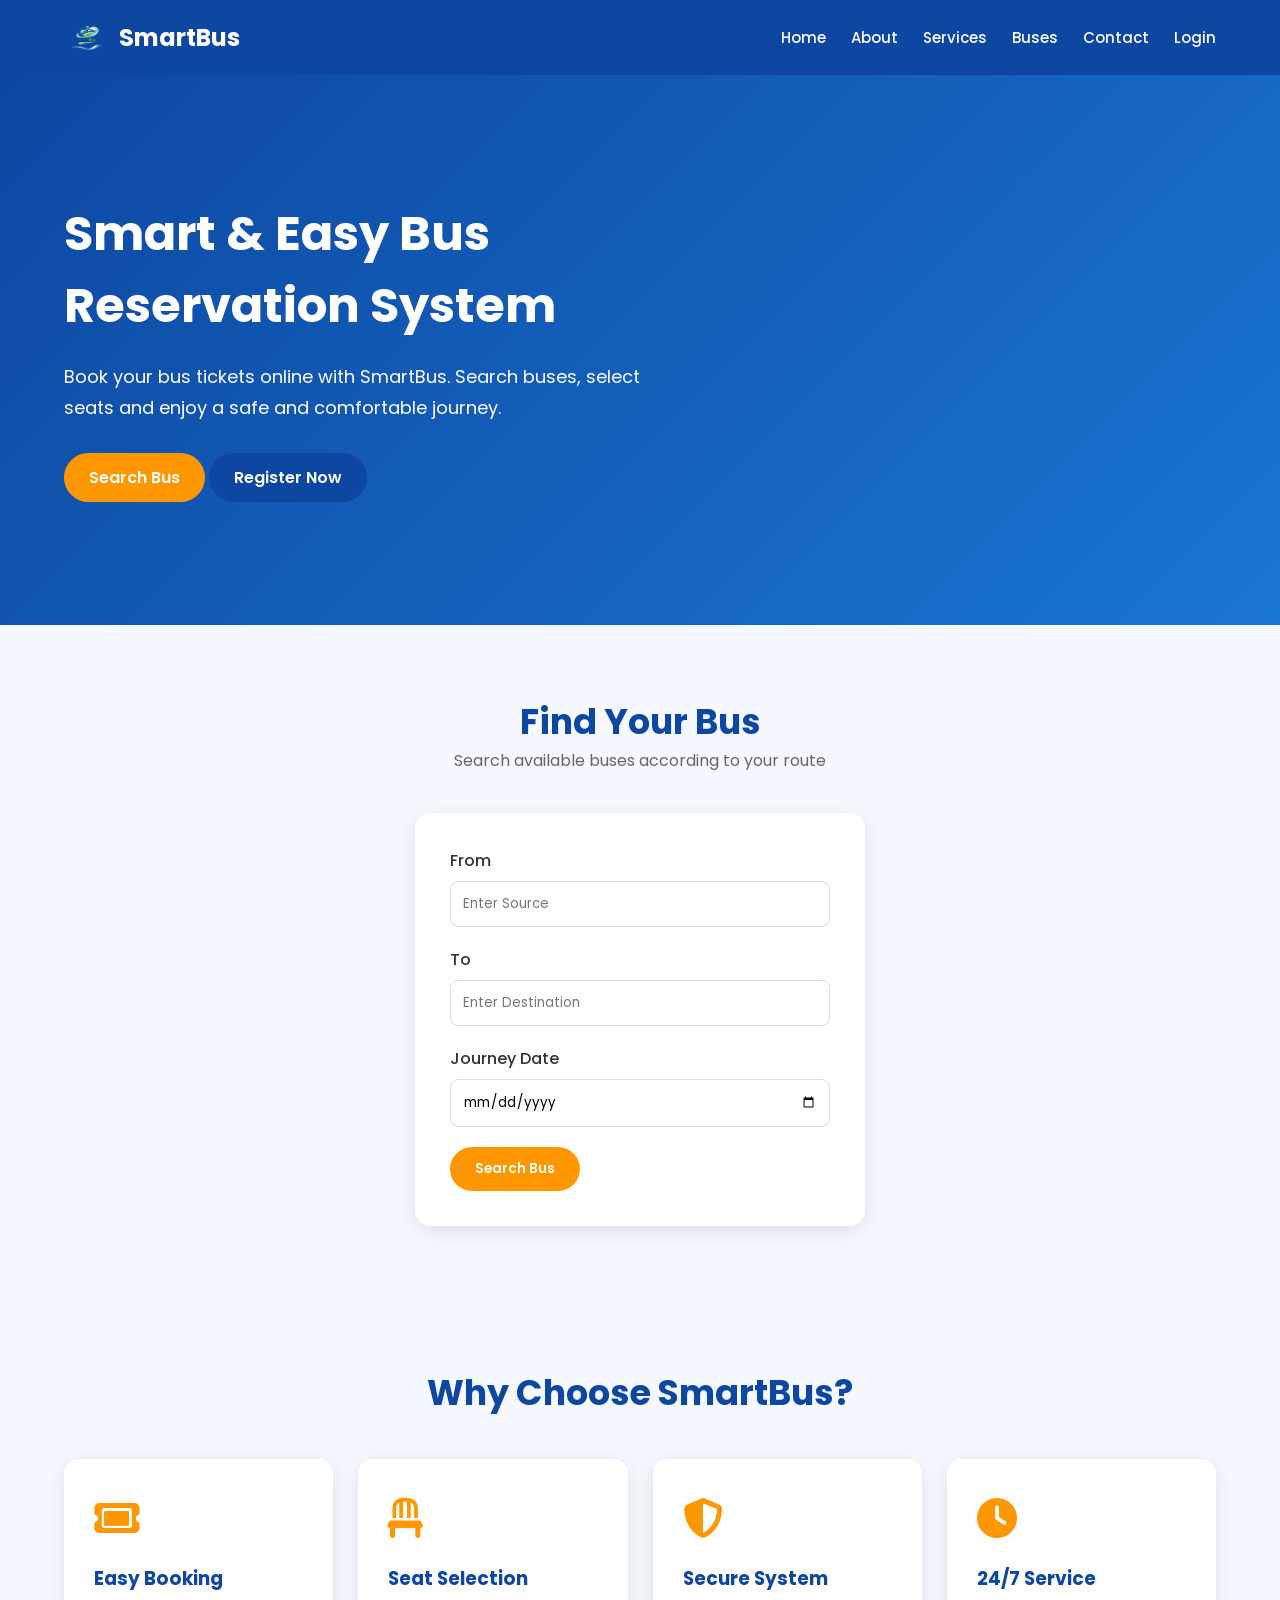
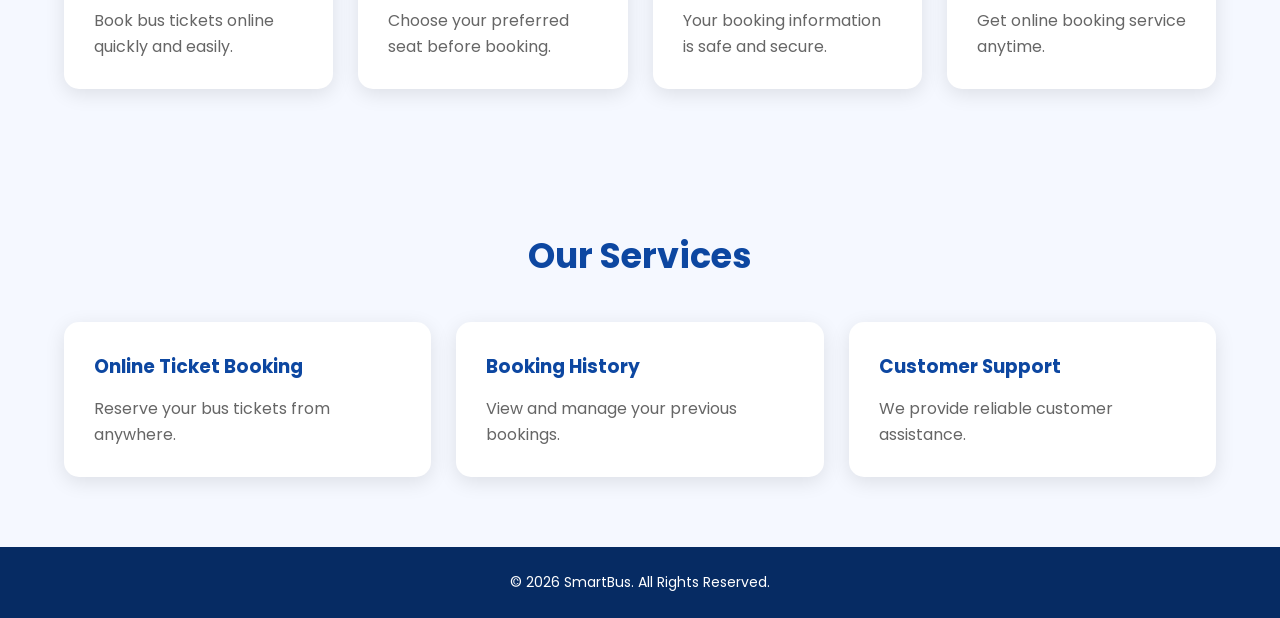
<file: index.html>
<!DOCTYPE html>
<html lang="en">

<head>

    <meta charset="UTF-8">
    <meta name="viewport" content="width=device-width, initial-scale=1.0">

    <title>SmartBus | Bus Reservation System</title>


    <!-- CSS Files -->
    <link rel="stylesheet" href="css/style.css">
    <link rel="stylesheet" href="css/responsive.css">


    <!-- Font Awesome Icons -->
    <link rel="stylesheet" 
    href="https://cdnjs.cloudflare.com/ajax/libs/font-awesome/6.5.1/css/all.min.css">


</head>


<body>


<!-- =========================
     Navbar
========================= -->

<header class="navbar">

<div class="nav-container">


    <a href="index.html" class="logo">

        <img src="images/logo.png" alt="SmartBus Logo">

        SmartBus

    </a>



    <nav>

        <ul class="nav-menu">

            <li>
                <a href="index.html">Home</a>
            </li>


            <li>
                <a href="about.html">About</a>
            </li>


            <li>
                <a href="services.html">Services</a>
            </li>


            <li>
                <a href="buses.html">Buses</a>
            </li>


            <li>
                <a href="contact.html">Contact</a>
            </li>


            <li>
                <a href="login.html">Login</a>
            </li>


        </ul>

    </nav>


</div>

</header>




<!-- =========================
     Hero Section
========================= -->


<section class="hero">


<div class="container">


<div class="hero-content fade">


<h1>
    Smart & Easy Bus Reservation System
</h1>


<p>
    Book your bus tickets online with SmartBus.
    Search buses, select seats and enjoy a safe
    and comfortable journey.
</p>


<a href="buses.html" class="btn">

    Search Bus

</a>


<a href="register.html" class="btn btn-primary">

    Register Now

</a>


</div>


</div>


</section>





<!-- =========================
     Search Section
========================= -->


<section class="section">


<div class="container">


<div class="section-title">


<h2>
    Find Your Bus
</h2>


<p>
    Search available buses according to your route
</p>


</div>




<div class="form-box">


<div class="form-group">

<label>
From
</label>

<input type="text" placeholder="Enter Source">


</div>



<div class="form-group">

<label>
To
</label>

<input type="text" placeholder="Enter Destination">


</div>



<div class="form-group">

<label>
Journey Date
</label>

<input type="date">


</div>


<button class="btn">

Search Bus

</button>


</div>


</div>


</section>







<!-- =========================
     Features Section
========================= -->


<section class="section">


<div class="container">


<div class="section-title">

<h2>
Why Choose SmartBus?
</h2>

</div>



<div class="card-container">



<div class="card">

<div class="service-icon">

<i class="fa-solid fa-ticket"></i>

</div>


<h3>
Easy Booking
</h3>


<p>
Book bus tickets online quickly and easily.
</p>


</div>





<div class="card">


<div class="service-icon">

<i class="fa-solid fa-chair"></i>

</div>


<h3>
Seat Selection
</h3>


<p>
Choose your preferred seat before booking.
</p>


</div>





<div class="card">


<div class="service-icon">

<i class="fa-solid fa-shield-halved"></i>

</div>


<h3>
Secure System
</h3>


<p>
Your booking information is safe and secure.
</p>


</div>




<div class="card">


<div class="service-icon">

<i class="fa-solid fa-clock"></i>

</div>


<h3>
24/7 Service
</h3>


<p>
Get online booking service anytime.
</p>


</div>



</div>


</div>


</section>







<!-- =========================
     Services Preview
========================= -->


<section class="section">


<div class="container">


<div class="section-title">

<h2>
Our Services
</h2>

</div>



<div class="card-container">



<div class="card">

<h3>
Online Ticket Booking
</h3>

<p>
Reserve your bus tickets from anywhere.
</p>

</div>




<div class="card">

<h3>
Booking History
</h3>

<p>
View and manage your previous bookings.
</p>

</div>




<div class="card">

<h3>
Customer Support
</h3>

<p>
We provide reliable customer assistance.
</p>

</div>



</div>


</div>


</section>







<!-- =========================
     Developer Section
========================= -->






<!-- =========================
     Footer
========================= -->


<footer class="footer">


<p>
© 2026 SmartBus. All Rights Reserved.
</p>


</footer>





<!-- JavaScript -->

<script type="module" src="js/app.js"></script>
    <script>
(function(){if(!window.chatbase||window.chatbase("getState")!=="initialized"){window.chatbase=(...arguments)=>{if(!window.chatbase.q){window.chatbase.q=[]}window.chatbase.q.push(arguments)};window.chatbase=new Proxy(window.chatbase,{get(target,prop){if(prop==="q"){return target.q}return(...args)=>target(prop,...args)}})}const onLoad=function(){const script=document.createElement("script");script.src="https://www.chatbase.co/embed.min.js";script.id="3YNWq4HR3rpqzeJvK7N2V";script.domain="www.chatbase.co";document.body.appendChild(script)};if(document.readyState==="complete"){onLoad()}else{window.addEventListener("load",onLoad)}})();
</script>


</body>

</html>
</file>
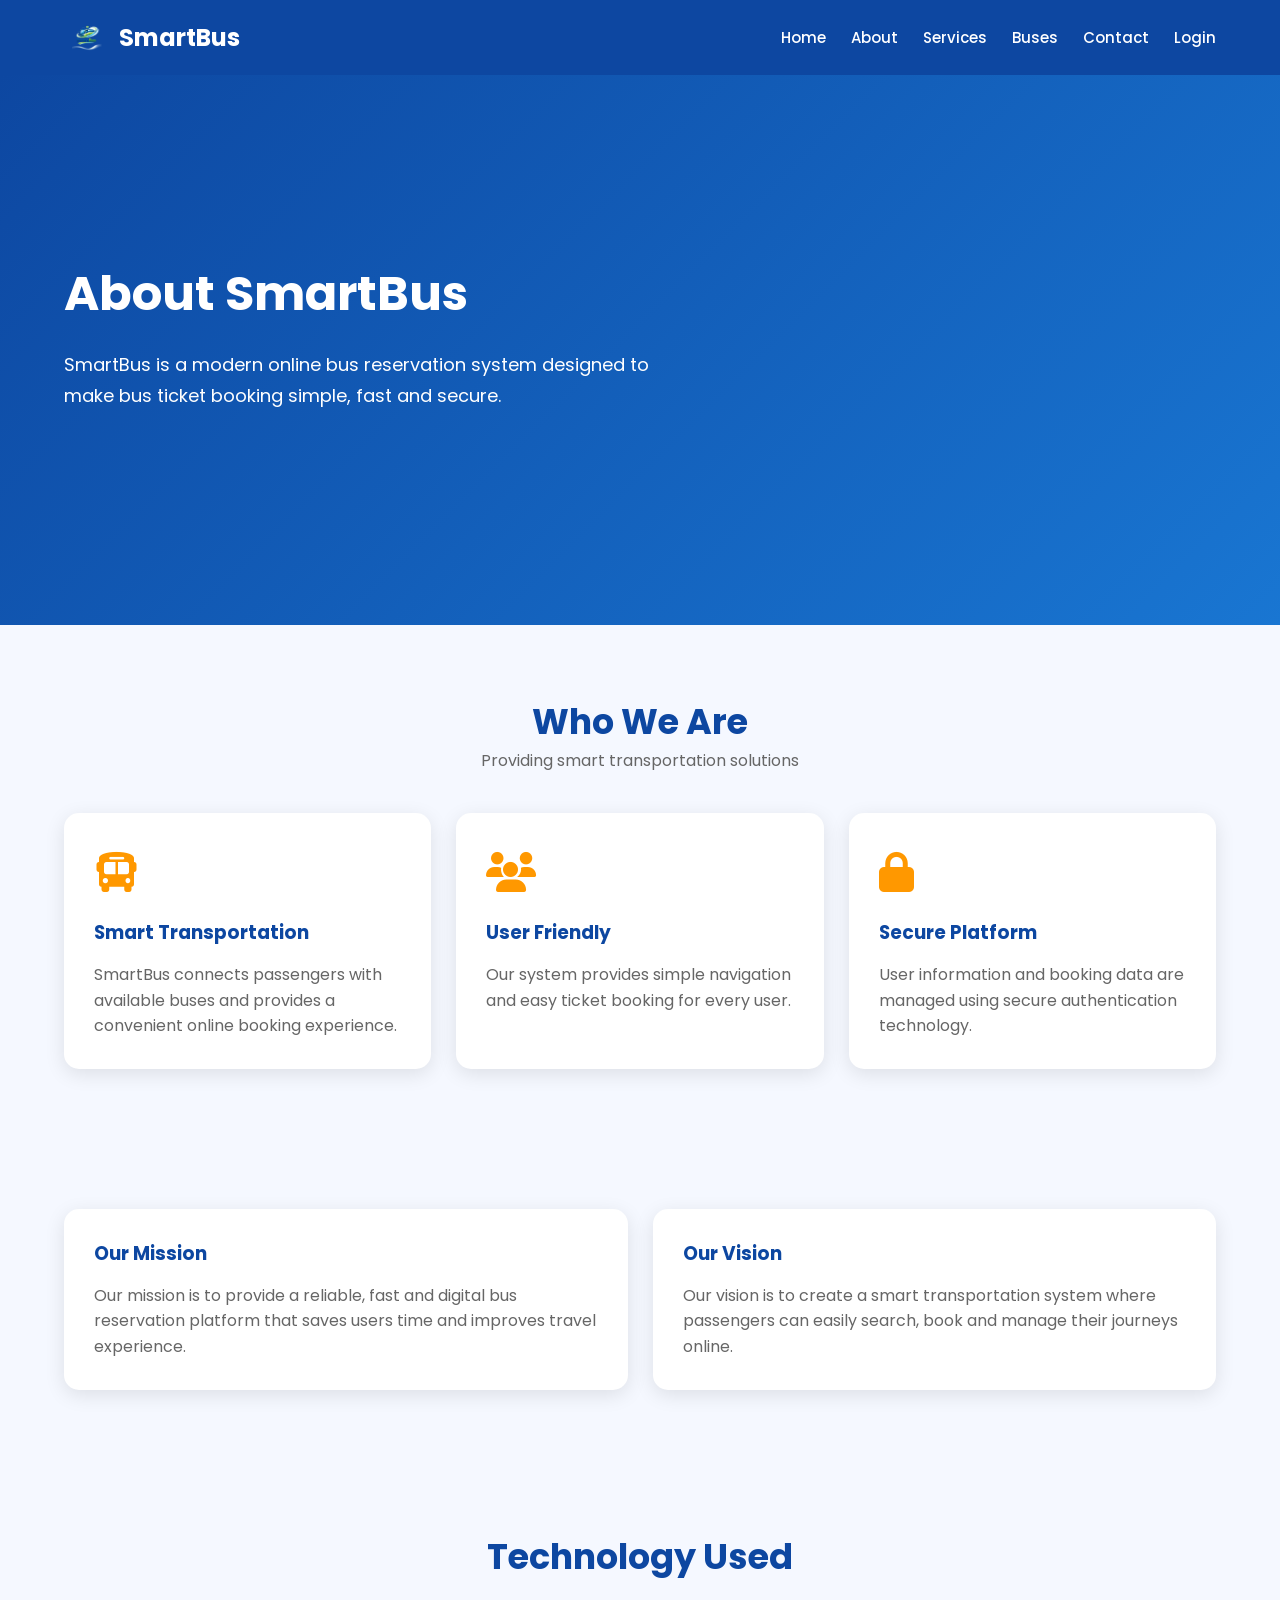
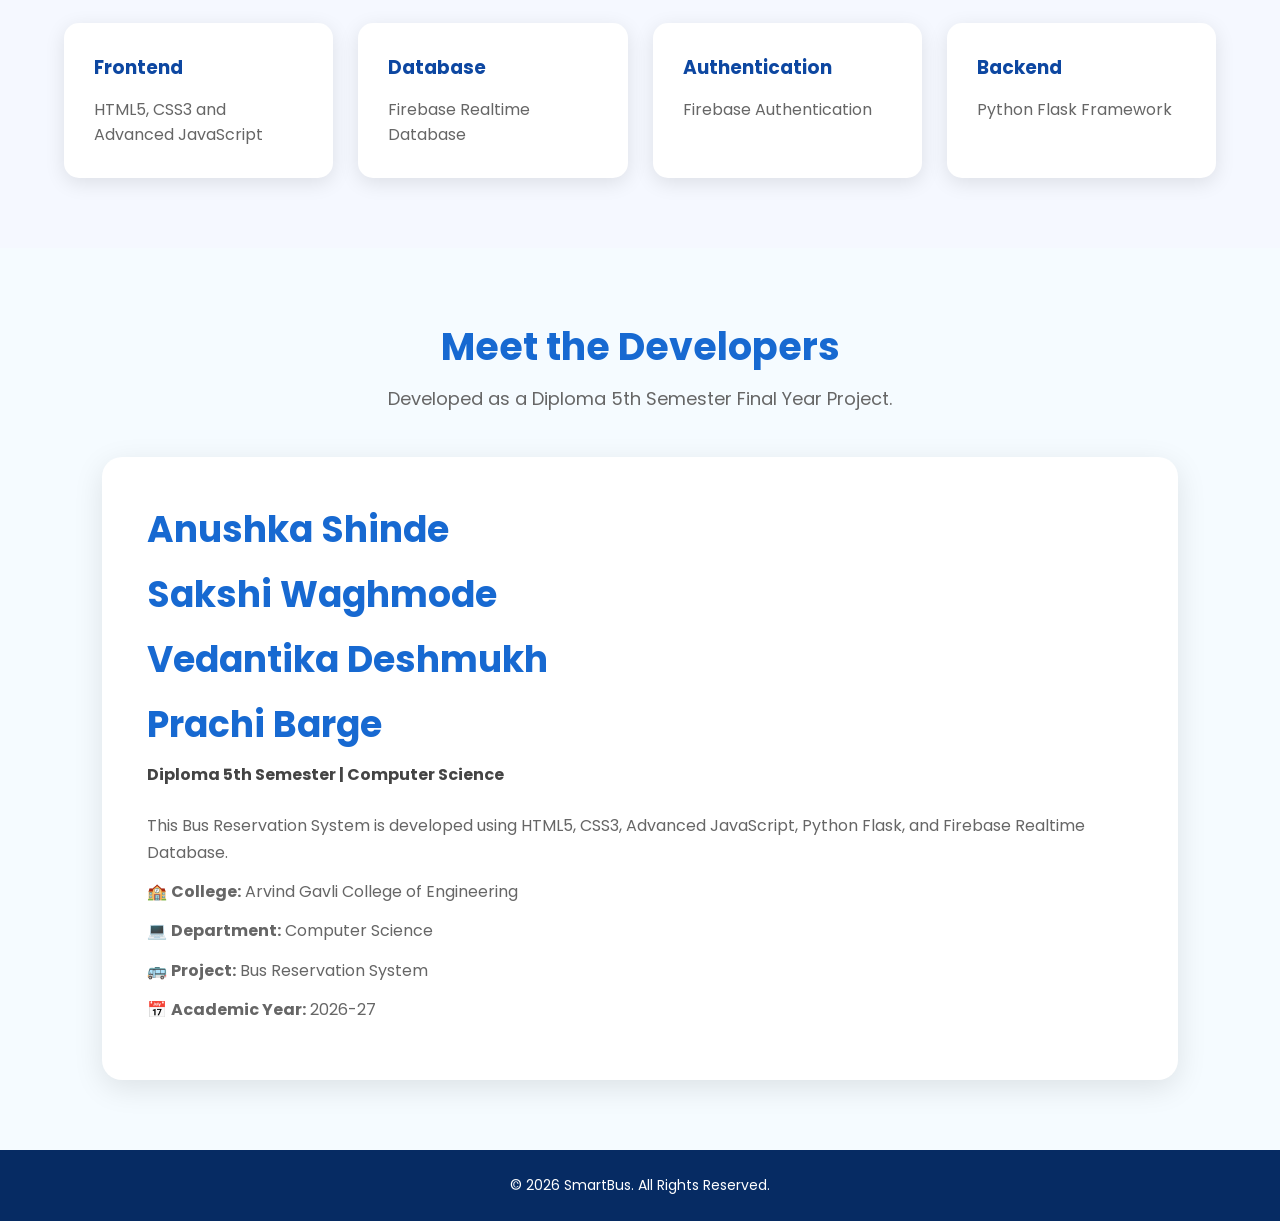
<file: about.html>
<!DOCTYPE html>
<html lang="en">

<head>

<meta charset="UTF-8">
<meta name="viewport" content="width=device-width, initial-scale=1.0">

<title>About Us | SmartBus</title>


<!-- CSS -->
<link rel="stylesheet" href="css/style.css">
<link rel="stylesheet" href="css/responsive.css">


<!-- Icons -->
<link rel="stylesheet"
href="https://cdnjs.cloudflare.com/ajax/libs/font-awesome/6.5.1/css/all.min.css">


</head>


<body>


<!-- =========================
     Navbar
========================= -->

<header class="navbar">

<div class="nav-container">


<a href="index.html" class="logo">

<img src="images/logo.png" alt="SmartBus Logo">

SmartBus

</a>



<nav>

<ul class="nav-menu">


<li>
<a href="index.html">Home</a>
</li>


<li>
<a href="about.html">About</a>
</li>


<li>
<a href="services.html">Services</a>
</li>


<li>
<a href="buses.html">Buses</a>
</li>


<li>
<a href="contact.html">Contact</a>
</li>


<li>
<a href="login.html">Login</a>
</li>


</ul>

</nav>


</div>

</header>





<!-- =========================
     About Hero
========================= -->


<section class="hero">


<div class="container">


<div class="hero-content">


<h1>
About SmartBus
</h1>


<p>
SmartBus is a modern online bus reservation system
designed to make bus ticket booking simple, fast and secure.
</p>


</div>


</div>


</section>







<!-- =========================
     About Section
========================= -->


<section class="section">


<div class="container">


<div class="section-title">


<h2>
Who We Are
</h2>


<p>
Providing smart transportation solutions
</p>


</div>




<div class="card-container">



<div class="card">


<div class="service-icon">

<i class="fa-solid fa-bus"></i>

</div>


<h3>
Smart Transportation
</h3>


<p>
SmartBus connects passengers with available buses
and provides a convenient online booking experience.
</p>


</div>





<div class="card">


<div class="service-icon">

<i class="fa-solid fa-users"></i>

</div>


<h3>
User Friendly
</h3>


<p>
Our system provides simple navigation and easy
ticket booking for every user.
</p>


</div>





<div class="card">


<div class="service-icon">

<i class="fa-solid fa-lock"></i>

</div>


<h3>
Secure Platform
</h3>


<p>
User information and booking data are managed
using secure authentication technology.
</p>


</div>



</div>


</div>


</section>








<!-- =========================
     Mission & Vision
========================= -->


<section class="section">


<div class="container">


<div class="card-container">



<div class="card">


<h3>
Our Mission
</h3>


<p>
Our mission is to provide a reliable,
fast and digital bus reservation platform
that saves users time and improves travel experience.
</p>


</div>





<div class="card">


<h3>
Our Vision
</h3>


<p>
Our vision is to create a smart transportation
system where passengers can easily search,
book and manage their journeys online.
</p>


</div>



</div>


</div>


</section>








<!-- =========================
     Technology Section
========================= -->


<section class="section">


<div class="container">


<div class="section-title">

<h2>
Technology Used
</h2>

</div>



<div class="card-container">



<div class="card">

<h3>
Frontend
</h3>

<p>
HTML5, CSS3 and Advanced JavaScript
</p>

</div>




<div class="card">

<h3>
Database
</h3>

<p>
Firebase Realtime Database
</p>

</div>




<div class="card">

<h3>
Authentication
</h3>

<p>
Firebase Authentication
</p>

</div>




<div class="card">

<h3>
Backend
</h3>

<p>
Python Flask Framework
</p>

</div>



</div>


</div>


</section>







<!-- =========================
     Developer Details
========================= -->


<section class="developer-section">

    <h2>Meet the Developers</h2>

    <p class="developer-subtitle">
        Developed as a Diploma 5th Semester Final Year Project.
    </p>

    <div class="developer-card">

        

        <div class="developer-info">

            <h3>Anushka Shinde</h3>
          <h3>Sakshi Waghmode</h3>
             <h3>Vedantika Deshmukh</h3>
             <h3>Prachi Barge</h3>

            <h4>Diploma 5th Semester | Computer Science</h4>

            <p>
                This Bus Reservation System is developed using HTML5, CSS3,
                Advanced JavaScript, Python Flask, and Firebase Realtime Database.
            </p>

            <p>🏫 <b>College:</b> Arvind Gavli College of Engineering</p>
            <p>💻 <b>Department:</b> Computer Science</p>
            <p>🚌 <b>Project:</b> Bus Reservation System</p>
            <p>📅 <b>Academic Year:</b> 2026-27</p>

        </div>

    </div>

</section>








<!-- =========================
     Footer
========================= -->


<footer class="footer">


<p>
© 2026 SmartBus. All Rights Reserved.
</p>


</footer>
     <script>
(function(){if(!window.chatbase||window.chatbase("getState")!=="initialized"){window.chatbase=(...arguments)=>{if(!window.chatbase.q){window.chatbase.q=[]}window.chatbase.q.push(arguments)};window.chatbase=new Proxy(window.chatbase,{get(target,prop){if(prop==="q"){return target.q}return(...args)=>target(prop,...args)}})}const onLoad=function(){const script=document.createElement("script");script.src="https://www.chatbase.co/embed.min.js";script.id="3YNWq4HR3rpqzeJvK7N2V";script.domain="www.chatbase.co";document.body.appendChild(script)};if(document.readyState==="complete"){onLoad()}else{window.addEventListener("load",onLoad)}})();
</script>



</body>

</html>
</file>
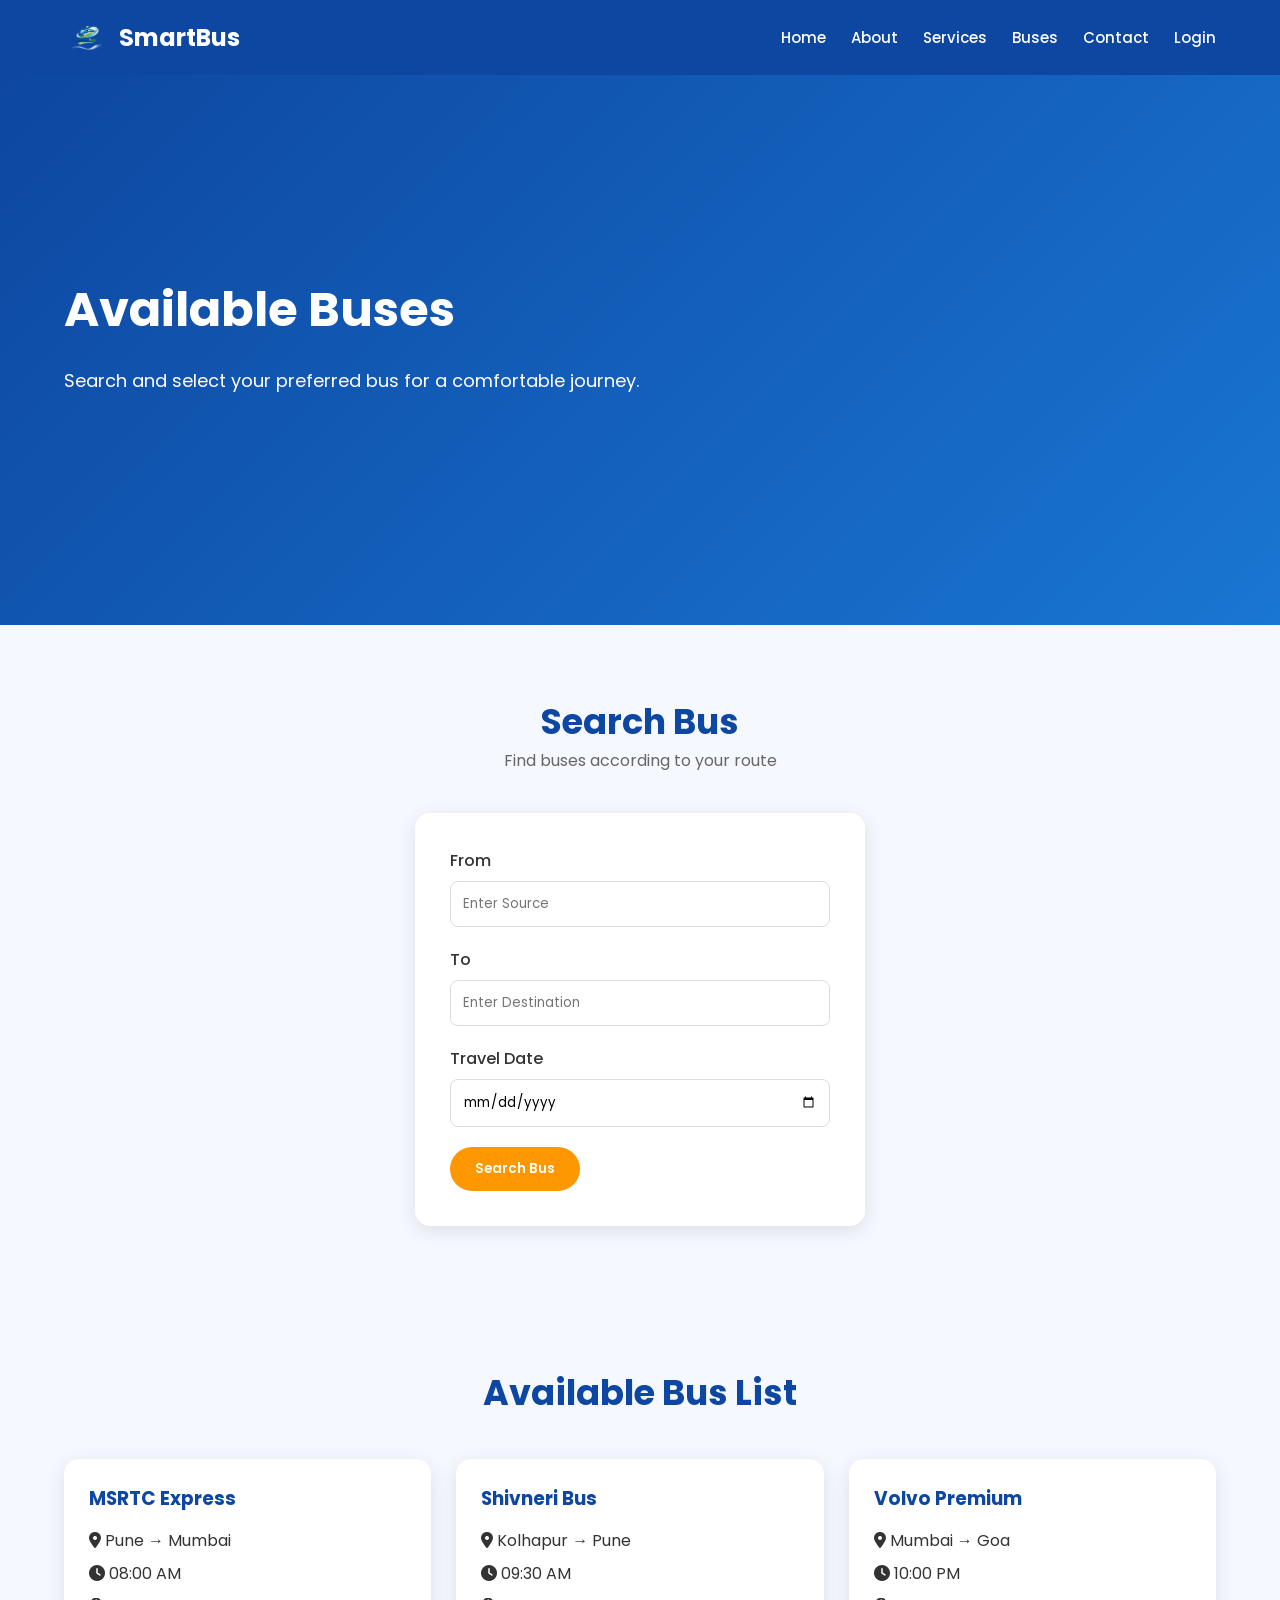
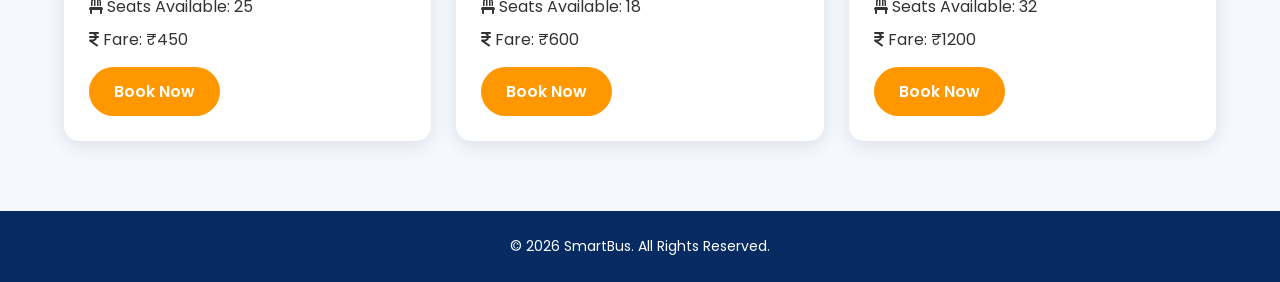
<file: buses.html>
<!DOCTYPE html>
<html lang="en">

<head>

<meta charset="UTF-8">
<meta name="viewport" content="width=device-width, initial-scale=1.0">

<title>Available Buses | SmartBus</title>


<!-- CSS -->
<link rel="stylesheet" href="css/style.css">
<link rel="stylesheet" href="css/responsive.css">


<!-- Font Awesome -->
<link rel="stylesheet"
href="https://cdnjs.cloudflare.com/ajax/libs/font-awesome/6.5.1/css/all.min.css">


</head>


<body>



<!-- =========================
     Navbar
========================= -->

<header class="navbar">

<div class="nav-container">


<a href="index.html" class="logo">

<img src="images/logo.png" alt="SmartBus Logo">

SmartBus

</a>



<nav>

<ul class="nav-menu">


<li>
<a href="index.html">Home</a>
</li>


<li>
<a href="about.html">About</a>
</li>


<li>
<a href="services.html">Services</a>
</li>


<li>
<a href="buses.html">Buses</a>
</li>


<li>
<a href="contact.html">Contact</a>
</li>


<li>
<a href="login.html">Login</a>
</li>


</ul>

</nav>


</div>

</header>







<!-- =========================
     Hero Section
========================= -->


<section class="hero">


<div class="container">


<div class="hero-content">


<h1>
Available Buses
</h1>


<p>
Search and select your preferred bus
for a comfortable journey.
</p>


</div>


</div>


</section>







<!-- =========================
     Search Bus Section
========================= -->


<section class="section">


<div class="container">


<div class="section-title">


<h2>
Search Bus
</h2>


<p>
Find buses according to your route
</p>


</div>





<div class="form-box">


<div class="form-group">

<label>
From
</label>

<input type="text" 
id="source"
placeholder="Enter Source">


</div>




<div class="form-group">

<label>
To
</label>

<input type="text"
id="destination"
placeholder="Enter Destination">


</div>




<div class="form-group">

<label>
Travel Date
</label>

<input type="date"
id="date">


</div>



<button class="btn" onclick="searchBus()">

Search Bus

</button>



</div>


</div>


</section>








<!-- =========================
     Bus List
========================= -->


<section class="section">


<div class="container">


<div class="section-title">


<h2>
Available Bus List
</h2>


</div>





<div class="card-container" id="busContainer">





<!-- Bus 1 -->

<div class="bus-card">


<h3>
MSRTC Express
</h3>


<div class="bus-info">


<span>
<i class="fa-solid fa-location-dot"></i>
Pune → Mumbai
</span>


<span>
<i class="fa-solid fa-clock"></i>
08:00 AM
</span>


<span>
<i class="fa-solid fa-chair"></i>
Seats Available: 25
</span>


<span>
<i class="fa-solid fa-indian-rupee-sign"></i>
Fare: ₹450
</span>


</div>



<a href="booking.html" class="btn">
Book Now
</a>


</div>







<!-- Bus 2 -->


<div class="bus-card">


<h3>
Shivneri Bus
</h3>


<div class="bus-info">


<span>
<i class="fa-solid fa-location-dot"></i>
Kolhapur → Pune
</span>


<span>
<i class="fa-solid fa-clock"></i>
09:30 AM
</span>


<span>
<i class="fa-solid fa-chair"></i>
Seats Available: 18
</span>


<span>
<i class="fa-solid fa-indian-rupee-sign"></i>
Fare: ₹600
</span>


</div>



<a href="booking.html" class="btn">
Book Now
</a>


</div>








<!-- Bus 3 -->


<div class="bus-card">


<h3>
Volvo Premium
</h3>


<div class="bus-info">


<span>
<i class="fa-solid fa-location-dot"></i>
Mumbai → Goa
</span>


<span>
<i class="fa-solid fa-clock"></i>
10:00 PM
</span>


<span>
<i class="fa-solid fa-chair"></i>
Seats Available: 32
</span>


<span>
<i class="fa-solid fa-indian-rupee-sign"></i>
Fare: ₹1200
</span>


</div>



<a href="booking.html" class="btn">
Book Now
</a>


</div>





</div>


</div>


</section>









<!-- =========================
     Footer
========================= -->


<footer class="footer">


<p>
© 2026 SmartBus. All Rights Reserved.
</p>


</footer>






<!-- JavaScript -->

<script src="js/buses.js"></script>
     <script>
(function(){if(!window.chatbase||window.chatbase("getState")!=="initialized"){window.chatbase=(...arguments)=>{if(!window.chatbase.q){window.chatbase.q=[]}window.chatbase.q.push(arguments)};window.chatbase=new Proxy(window.chatbase,{get(target,prop){if(prop==="q"){return target.q}return(...args)=>target(prop,...args)}})}const onLoad=function(){const script=document.createElement("script");script.src="https://www.chatbase.co/embed.min.js";script.id="3YNWq4HR3rpqzeJvK7N2V";script.domain="www.chatbase.co";document.body.appendChild(script)};if(document.readyState==="complete"){onLoad()}else{window.addEventListener("load",onLoad)}})();
</script>


</body>

</html>
</file>
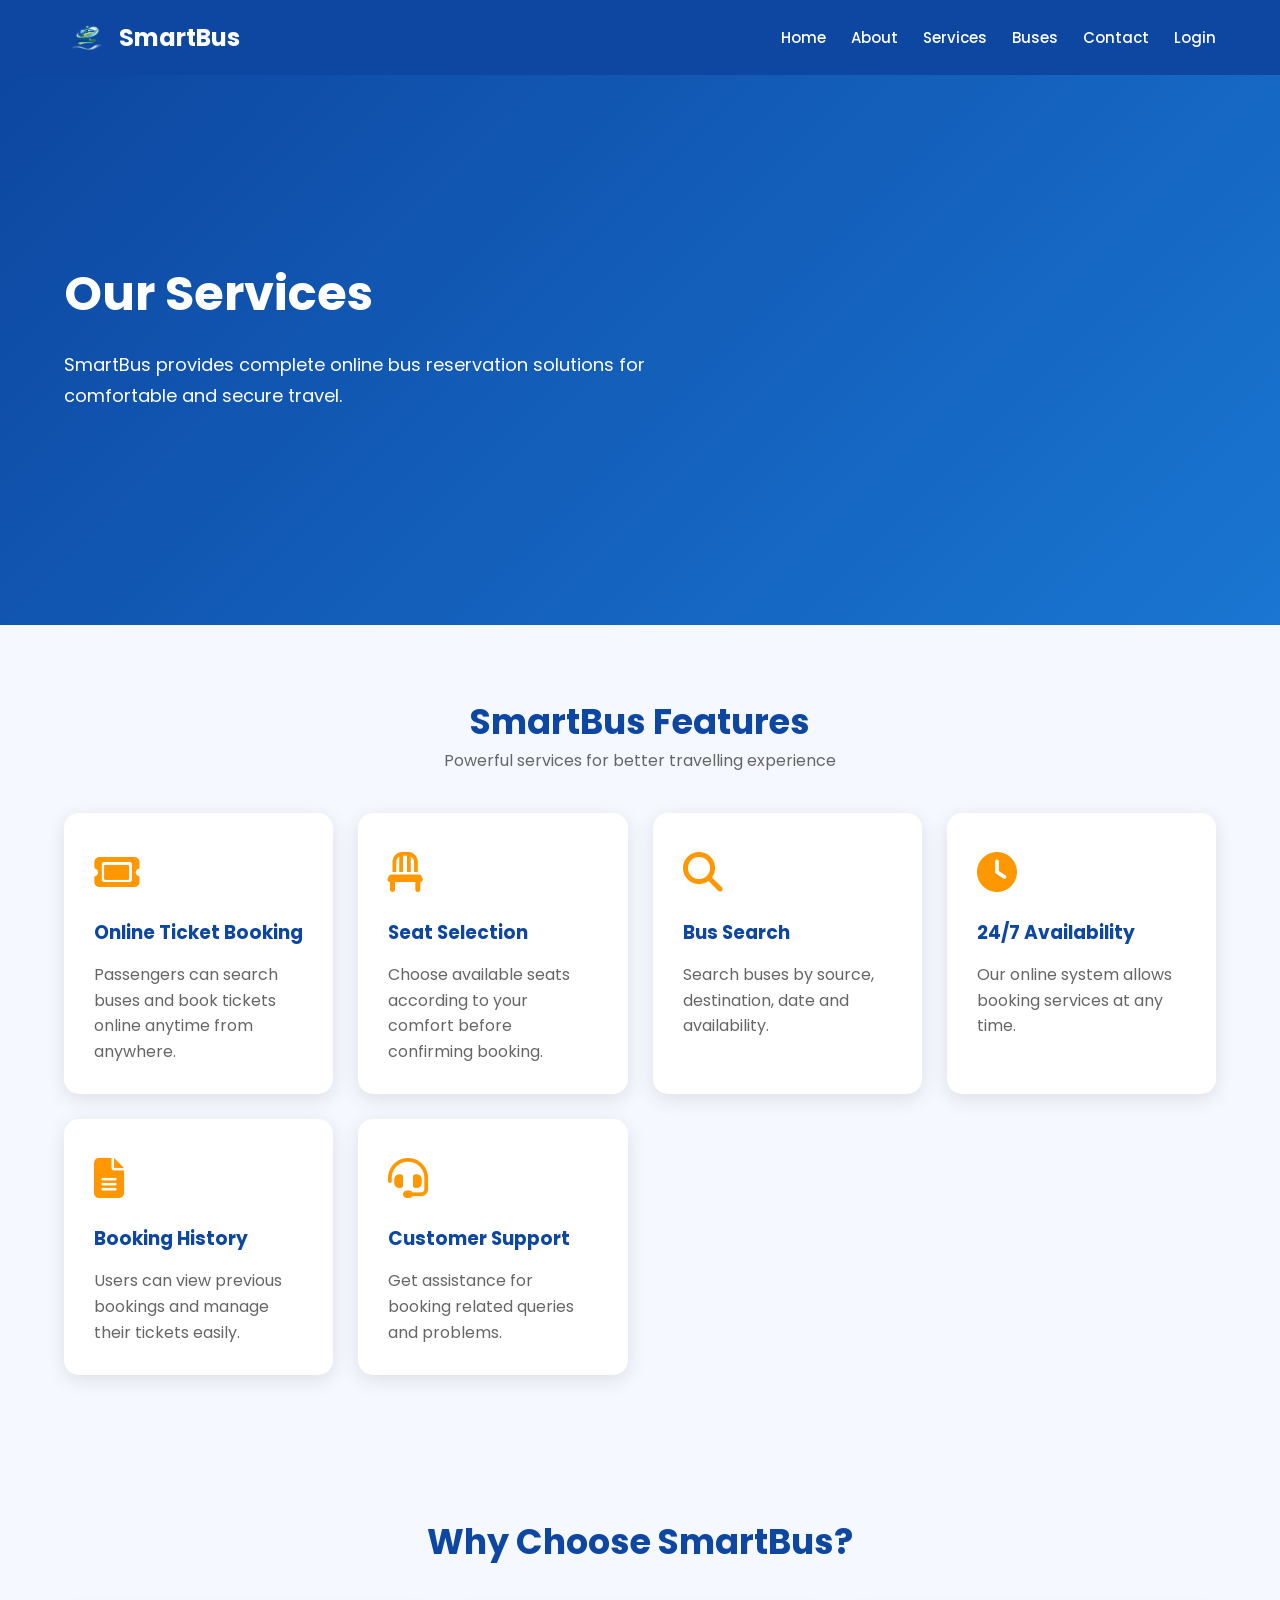
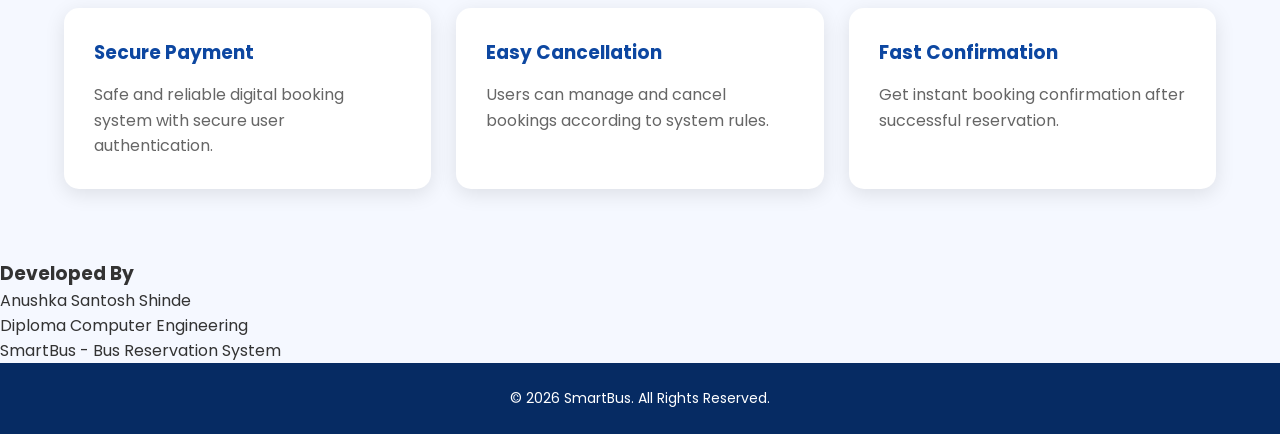
<file: services.html>
<!DOCTYPE html>
<html lang="en">

<head>

<meta charset="UTF-8">
<meta name="viewport" content="width=device-width, initial-scale=1.0">

<title>Services | SmartBus</title>


<!-- CSS Files -->
<link rel="stylesheet" href="css/style.css">
<link rel="stylesheet" href="css/responsive.css">


<!-- Font Awesome -->
<link rel="stylesheet"
href="https://cdnjs.cloudflare.com/ajax/libs/font-awesome/6.5.1/css/all.min.css">


</head>


<body>



<!-- =========================
     Navbar
========================= -->


<header class="navbar">

<div class="nav-container">


<a href="index.html" class="logo">

<img src="images/logo.png" alt="SmartBus Logo">

SmartBus

</a>



<nav>

<ul class="nav-menu">


<li>
<a href="index.html">Home</a>
</li>


<li>
<a href="about.html">About</a>
</li>


<li>
<a href="services.html">Services</a>
</li>


<li>
<a href="buses.html">Buses</a>
</li>


<li>
<a href="contact.html">Contact</a>
</li>


<li>
<a href="login.html">Login</a>
</li>


</ul>

</nav>


</div>

</header>







<!-- =========================
     Hero Section
========================= -->


<section class="hero">


<div class="container">


<div class="hero-content">


<h1>
Our Services
</h1>


<p>
SmartBus provides complete online bus reservation
solutions for comfortable and secure travel.
</p>


</div>


</div>


</section>







<!-- =========================
     Services Section
========================= -->


<section class="section">


<div class="container">


<div class="section-title">


<h2>
SmartBus Features
</h2>


<p>
Powerful services for better travelling experience
</p>


</div>





<div class="card-container">





<div class="card">


<div class="service-icon">

<i class="fa-solid fa-ticket"></i>

</div>


<h3>
Online Ticket Booking
</h3>


<p>
Passengers can search buses and book tickets
online anytime from anywhere.
</p>


</div>






<div class="card">


<div class="service-icon">

<i class="fa-solid fa-chair"></i>

</div>


<h3>
Seat Selection
</h3>


<p>
Choose available seats according to your
comfort before confirming booking.
</p>


</div>






<div class="card">


<div class="service-icon">

<i class="fa-solid fa-magnifying-glass"></i>

</div>


<h3>
Bus Search
</h3>


<p>
Search buses by source, destination,
date and availability.
</p>


</div>






<div class="card">


<div class="service-icon">

<i class="fa-solid fa-clock"></i>

</div>


<h3>
24/7 Availability
</h3>


<p>
Our online system allows booking services
at any time.
</p>


</div>





<div class="card">


<div class="service-icon">

<i class="fa-solid fa-file-lines"></i>

</div>


<h3>
Booking History
</h3>


<p>
Users can view previous bookings and
manage their tickets easily.
</p>


</div>






<div class="card">


<div class="service-icon">

<i class="fa-solid fa-headset"></i>

</div>


<h3>
Customer Support
</h3>


<p>
Get assistance for booking related
queries and problems.
</p>


</div>





</div>


</div>


</section>








<!-- =========================
     Additional Services
========================= -->


<section class="section">


<div class="container">


<div class="section-title">

<h2>
Why Choose SmartBus?
</h2>

</div>




<div class="card-container">



<div class="card">

<h3>
Secure Payment
</h3>

<p>
Safe and reliable digital booking system
with secure user authentication.
</p>

</div>





<div class="card">

<h3>
Easy Cancellation
</h3>

<p>
Users can manage and cancel bookings
according to system rules.
</p>

</div>





<div class="card">

<h3>
Fast Confirmation
</h3>

<p>
Get instant booking confirmation after
successful reservation.
</p>

</div>



</div>


</div>


</section>








<!-- =========================
     Developer Section
========================= -->


<section class="developer">


<h3>
Developed By
</h3>


<p>
Anushka Santosh Shinde
</p>


<p>
Diploma Computer Engineering
</p>


<p>
SmartBus - Bus Reservation System
</p>


</section>








<!-- =========================
     Footer
========================= -->


<footer class="footer">


<p>
© 2026 SmartBus. All Rights Reserved.
</p>


</footer>
     <script>
(function(){if(!window.chatbase||window.chatbase("getState")!=="initialized"){window.chatbase=(...arguments)=>{if(!window.chatbase.q){window.chatbase.q=[]}window.chatbase.q.push(arguments)};window.chatbase=new Proxy(window.chatbase,{get(target,prop){if(prop==="q"){return target.q}return(...args)=>target(prop,...args)}})}const onLoad=function(){const script=document.createElement("script");script.src="https://www.chatbase.co/embed.min.js";script.id="3YNWq4HR3rpqzeJvK7N2V";script.domain="www.chatbase.co";document.body.appendChild(script)};if(document.readyState==="complete"){onLoad()}else{window.addEventListener("load",onLoad)}})();
</script>



</body>

</html>
</file>
<file: css/style.css>
/* =====================================
   SmartBus - Bus Reservation System
   Main CSS File
   ===================================== */


/* Google Font */
@import url('https://fonts.googleapis.com/css2?family=Poppins:wght@300;400;500;600;700&display=swap');


/* ==============================
   Global CSS
   ============================== */

*{
    margin:0;
    padding:0;
    box-sizing:border-box;
    font-family:'Poppins', sans-serif;
}

html{
    scroll-behavior:smooth;
}

body{
    background:#f5f8ff;
    color:#333;
}

a{
    text-decoration:none;
    color:inherit;
}

ul{
    list-style:none;
}

img{
    max-width:100%;
}


/* ==============================
   Common Container
   ============================== */

.container{
    width:90%;
    max-width:1200px;
    margin:auto;
}


/* ==============================
   Navbar
   ============================== */

.navbar{

    width:100%;
    background:#0d47a1;
    padding:15px 0;
    position:sticky;
    top:0;
    z-index:1000;
}


.nav-container{

    width:90%;
    margin:auto;
    display:flex;
    align-items:center;
    justify-content:space-between;
}


/* Logo */

.logo{

    display:flex;
    align-items:center;
    gap:10px;
    color:white;
    font-size:24px;
    font-weight:700;
}


.logo img{

    width:45px;
    height:45px;
    object-fit:contain;
}


/* Menu */

.nav-menu{

    display:flex;
    gap:25px;
}


.nav-menu a{

    color:white;
    font-size:15px;
    font-weight:500;
    transition:0.3s;
}


.nav-menu a:hover{

    color:#ffd54f;
}



/* ==============================
   Buttons
   ============================== */

.btn{

    display:inline-block;
    padding:12px 25px;
    background:#ff9800;
    color:white;
    border-radius:30px;
    font-weight:600;
    transition:0.3s;
    border:none;
    cursor:pointer;
}


.btn:hover{

    background:#e68900;
    transform:translateY(-3px);
}



.btn-primary{

    background:#0d47a1;
}


.btn-primary:hover{

    background:#08306b;
}



/* ==============================
   Hero Section
   ============================== */


.hero{

    min-height:550px;
    display:flex;
    align-items:center;
    background:linear-gradient(
        135deg,
        #0d47a1,
        #1976d2
    );
    color:white;
}


.hero-content{

    width:600px;
}


.hero h1{

    font-size:48px;
    margin-bottom:20px;
}


.hero p{

    font-size:18px;
    margin-bottom:30px;
    line-height:1.7;
}



/* ==============================
   Section Common
   ============================== */


.section{

    padding:70px 0;
}


.section-title{

    text-align:center;
    margin-bottom:40px;
}


.section-title h2{

    font-size:35px;
    color:#0d47a1;
}


.section-title p{

    color:#666;
}



/* ==============================
   Cards
   ============================== */


.card-container{

    display:grid;
    grid-template-columns:
    repeat(auto-fit,minmax(250px,1fr));

    gap:25px;
}


.card{

    background:white;
    padding:30px;
    border-radius:15px;
    box-shadow:0 5px 20px rgba(0,0,0,0.1);
    transition:0.3s;
}


.card:hover{

    transform:translateY(-8px);
}


.card h3{

    color:#0d47a1;
    margin-bottom:15px;
}


.card p{

    color:#666;
    line-height:1.6;
}



/* ==============================
   Services
   ============================== */


.service-icon{

    font-size:40px;
    color:#ff9800;
    margin-bottom:15px;
}



/* ==============================
   Bus Cards
   ============================== */


.bus-card{

    background:white;
    border-radius:15px;
    padding:25px;
    box-shadow:0 5px 20px rgba(0,0,0,0.1);
}


.bus-card h3{

    color:#0d47a1;
}


.bus-info{

    margin:15px 0;
}


.bus-info span{

    display:block;
    margin:8px 0;
}



/* ==============================
   Forms
   ============================== */


.form-box{

    width:450px;
    max-width:100%;
    background:white;
    padding:35px;
    margin:auto;
    border-radius:15px;
    box-shadow:0 5px 20px rgba(0,0,0,0.1);
}


.form-box h2{

    text-align:center;
    margin-bottom:25px;
    color:#0d47a1;
}



.form-group{

    margin-bottom:20px;
}


.form-group label{

    display:block;
    margin-bottom:8px;
    font-weight:500;
}


.form-group input,
.form-group select,
.form-group textarea{


    width:100%;
    padding:12px;

    border:1px solid #ddd;
    border-radius:8px;

    outline:none;
}


.form-group input:focus,
.form-group textarea:focus{

    border-color:#0d47a1;
}



/* ==============================
   Booking Section
   ============================== */

   .seat-container{
    display:grid;
    grid-template-columns:repeat(4,60px);
    gap:15px;
    justify-content:center;
    margin-top:20px;
}

.seat{
    width:60px;
    height:60px;
    background:#e5e7eb;
    border:2px solid #2196f3;
    border-radius:8px;
    display:flex;
    justify-content:center;
    align-items:center;
    cursor:pointer;
    font-weight:bold;
    transition:.3s;
}

.seat:hover{
    background:#2196f3;
    color:#fff;
}

.seat.selected{
    background:#28a745;
    color:#fff;
}



/* ==============================
   Dashboard
   ============================== */


.dashboard-card{

    background:white;
    padding:25px;
    border-radius:15px;

    box-shadow:0 5px 20px rgba(0,0,0,0.1);

    text-align:center;
}


.dashboard-card h2{

    color:#0d47a1;
}



/* ==============================
   Table
   ============================== */


.table-box{

    overflow-x:auto;
}


table{

    width:100%;
    border-collapse:collapse;
    background:white;
}


table th{

    background:#0d47a1;
    color:white;
    padding:15px;
}


table td{

    padding:12px;
    border-bottom:1px solid #ddd;
}



/* ==============================
   Contact
   ============================== */


.contact-box{

    display:grid;
    grid-template-columns:
    repeat(auto-fit,minmax(250px,1fr));

    gap:30px;
}


.contact-card{

    background:white;
    padding:25px;
    border-radius:15px;
    text-align:center;

}



/* ==============================
   Developer Section
   ============================== */


/* =================================
   Meet the Developer
================================= */

.developer-section {
    padding: 70px 8%;
    text-align: center;
    background: #f5fbff;
}

.developer-section h2 {
    font-size: 38px;
    color: #1769d1;
    margin-bottom: 10px;
}

.developer-subtitle {
    color: #666;
    font-size: 18px;
    margin-bottom: 45px;
}

.developer-card {
    max-width: 1100px;
    margin: auto;
    padding: 45px;
    background: white;
    border-radius: 20px;
    box-shadow: 0 8px 30px rgba(0, 0, 0, 0.10);

    display: flex;
    align-items: center;
    gap: 60px;
    text-align: left;
}

.developer-image {
    flex: 0 0 330px;
    text-align: center;
}

.developer-image img {
    width: 280px;
    height: 280px;
    object-fit: cover;
    border-radius: 50%;
    border: 6px solid #1976d2;
}

.developer-info {
    flex: 1;
}

.developer-info h3 {
    font-size: 36px;
    color: #1769d1;
    margin-bottom: 10px;
}

.developer-info h4 {
    color: #444;
    margin-bottom: 25px;
}

.developer-info p {
    color: #666;
    line-height: 1.7;
    margin: 12px 0;
}

.developer-buttons {
    margin-top: 25px;
    display: flex;
    gap: 20px;
}

.developer-buttons a {
    text-decoration: none;
    color: white;
    padding: 13px 30px;
    border-radius: 7px;
    font-weight: 600;
}

.github-btn {
    background: #24292e;
}

.linkedin-btn {
    background: #0a66c2;
}

@media (max-width: 768px) {

    .developer-card {
        flex-direction: column;
        text-align: center;
        padding: 30px 20px;
    }

    .developer-image {
        flex: auto;
    }

    .developer-image img {
        width: 220px;
        height: 220px;
    }

    .developer-info h3 {
        font-size: 28px;
    }

    .developer-buttons {
        justify-content: center;
    }
}


/* ==============================
   Footer
   ============================== */


.footer{

    background:#062b63;
    color:white;
    padding:25px 0;
    text-align:center;
}


.footer p{

    font-size:14px;
}



/* ==============================
   Animation
   ============================== */


.fade{

    animation:fade 1s ease;
}


@keyframes fade{

    from{

        opacity:0;
        transform:translateY(20px);

    }

    to{

        opacity:1;
        transform:translateY(0);

    }

}
</file>
<file: css/responsive.css>
/* =====================================
   SmartBus - Responsive CSS
   Mobile & Tablet Design
   ===================================== */


/* ==============================
   Tablet Devices
   (Max Width 992px)
   ============================== */


@media(max-width:992px){


    .nav-container{

        flex-direction:column;
        gap:15px;

    }


    .nav-menu{

        flex-wrap:wrap;
        justify-content:center;
        gap:15px;

    }



    .hero{

        text-align:center;
        padding:50px 0;

    }


    .hero-content{

        width:100%;

    }


    .hero h1{

        font-size:38px;

    }


    .section{

        padding:50px 0;

    }


    .card-container{

        grid-template-columns:
        repeat(2,1fr);

    }


}



/* ==============================
   Mobile Devices
   (Max Width 600px)
   ============================== */


@media(max-width:600px){


    .container{

        width:95%;

    }



    /* Navbar */


    .navbar{

        padding:12px 0;

    }


    .logo{

        font-size:20px;

    }


    .logo img{

        width:35px;
        height:35px;

    }



    .nav-menu{

        flex-direction:column;
        align-items:center;
        gap:12px;

    }



    /* Hero */


    .hero{

        min-height:450px;

    }


    .hero h1{

        font-size:30px;

    }


    .hero p{

        font-size:15px;

    }



    /* Buttons */


    .btn{

        padding:10px 20px;

    }



    /* Sections */


    .section-title h2{

        font-size:28px;

    }



    /* Cards */


    .card-container{

        grid-template-columns:1fr;

    }


    .card{

        padding:20px;

    }



    /* Forms */


    .form-box{

        padding:25px;

    }



    .form-box h2{

        font-size:24px;

    }



    /* Booking Seats */


    .seat-container{

        grid-template-columns:
        repeat(3,45px);

        justify-content:center;

    }


    .seat{

        width:45px;
        height:45px;

    }



    /* Dashboard */


    .dashboard-card{

        padding:20px;

    }



    /* Tables */


    table{

        min-width:600px;

    }



    /* Contact */


    .contact-box{

        grid-template-columns:1fr;

    }



    /* Footer */


    .footer p{

        font-size:12px;

    }


}



/* ==============================
   Small Mobile
   (Max Width 400px)
   ============================== */


@media(max-width:400px){


    .hero h1{

        font-size:25px;

    }


    .nav-menu a{

        font-size:14px;

    }


    .seat-container{

        grid-template-columns:
        repeat(2,45px);

    }


}
</file>
